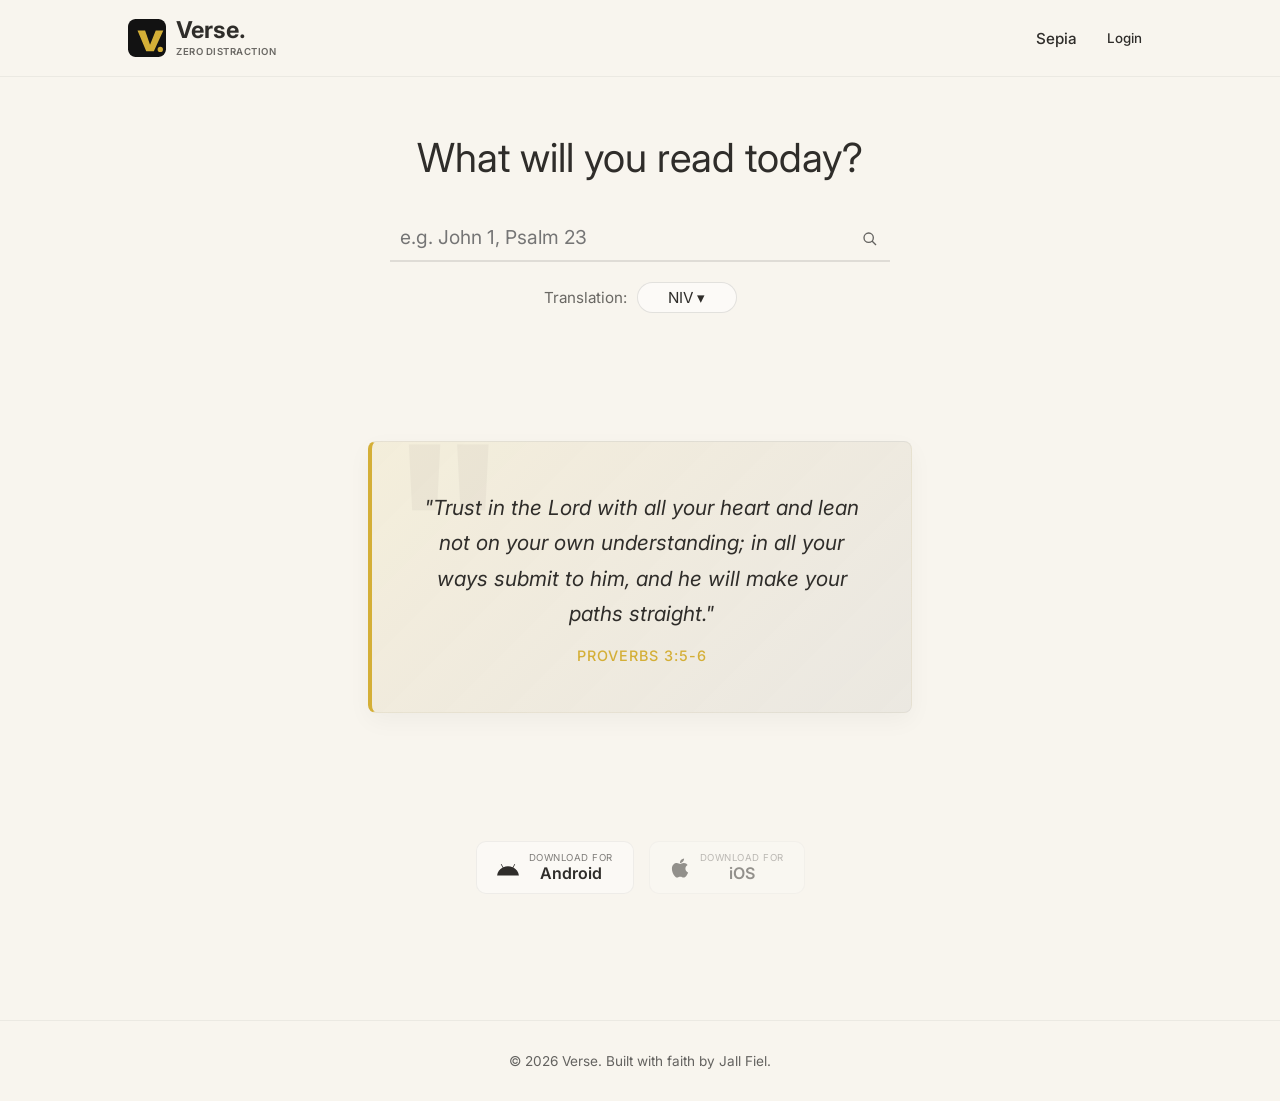
<file: index.html>
<!DOCTYPE html>
<html lang="en">

<head>
    <meta charset="UTF-8">
    <meta name="viewport" content="width=device-width, initial-scale=1.0">
    <title>Verse.</title>
    <link rel="stylesheet" href="style.css">
    <link rel="icon" type="image/svg+xml" href="favicon.svg">
</head>

<body>
    <nav class="navbar">
        <a href="index.html" class="logo" id="logo-link" style="align-items: center;">
            <img src="favicon.svg" alt="Verse." style="height: 38px; border-radius: 6px;">
            <div style="display: flex; flex-direction: column;">
                <span
                    style="font-family: var(--font-reader); font-size: 1.45rem; font-weight: 700; line-height: 1;">Verse.</span>
                <span
                    style="font-family: var(--font-ui); font-size: 0.6rem; opacity: 0.7; text-transform: uppercase; letter-spacing: 0.5px; margin-top: 3px;">Zero
                    distraction</span>
            </div>
        </a>
        <div class="auth-nav" id="auth-nav">
            <!-- VERSION SELECTOR (MODAL TRIGGER) -->
            <div id="reader-version-widget" class="hidden" style="cursor: pointer; padding: 5px 10px; font-family: var(--font-ui); font-size: 0.95rem;">
                <span id="reader-selected">NIV &#9662;</span>
            </div>
            <select id="theme-select" style="margin-right: 15px; padding: 5px;">
                <option value="sepia">Sepia</option>
                <option value="light">Light</option>
                <option value="dark">Dark</option>
            </select>
            <button id="auth-action-btn">Login</button>
        </div>
    </nav>

    <!-- ZEN HOMEPAGE VIEW -->
    <div id="home-view" class="zen-container">
        <div class="search-block">
            <h1 id="home-greeting">What will you read today?</h1>
            <form id="search-form" class="search-input-wrapper">
                <input type="text" id="search-input" placeholder="e.g. John 1, Psalm 23" required>
                <button type="submit">
                    <svg width="16" height="16" viewBox="0 0 24 24" fill="none" stroke="currentColor" stroke-width="2">
                        <path d="M21 21l-6-6m2-5a7 7 0 11-14 0 7 7 0 0114 0z" />
                    </svg>
                </button>
            </form>
            <div style="margin-top: 20px; display: flex; justify-content: center; align-items: center; gap: 10px; margin-bottom: 2rem;">
                <span style="font-family: var(--font-ui); font-size: 0.95rem; opacity: 0.7;">Translation:</span>
                <div id="home-version-widget"
                    style="cursor: pointer; padding: 5px 15px; border: 1px solid var(--input-border); border-radius: 22px; background: var(--input-bg); font-family: var(--font-ui); font-size: 0.95rem;">
                    <span id="home-selected">NIV &#9662;</span>
                </div>
            </div>

            <!-- CONTINUE READING -->
            <div id="continue-reading-container" style="display: none;">
                <a href="#" id="continue-reading-link">
                    Continue Reading <span id="continue-reading-ref"></span>
                </a>
            </div>
        </div>

        <!-- VOTD -->
        <a id="votd-box" href="#" class="votd-section" style="display:block; text-decoration:none; color:inherit;">
            <div class="votd-text" id="votd-text">Loading Daily Verse...</div>
            <div class="votd-ref" id="votd-ref"></div>
        </a>

        <div class="library-section" id="library-section">
            <div id="library-loader" class="loader" style="display:none;">Loading...</div>
            <div class="testament-grid" id="testament-grid"></div>
        </div>

        <!-- APP DOWNLOAD BUTTONS (Desktop Only) -->
        <div class="app-download-row" id="app-downloads">
            <a href="/android/apk/verse.apk" class="download-badge" title="Download for Android">
                <svg width="22" height="22" viewBox="0 0 24 24" fill="currentColor"><path d="M17.523 15.341a.835.835 0 0 0-.843.827c0 .459.378.828.843.828.466 0 .844-.37.844-.828a.834.834 0 0 0-.844-.827m-11.046 0a.835.835 0 0 0-.843.827c0 .459.377.828.843.828.466 0 .844-.37.844-.828a.835.835 0 0 0-.844-.827m11.313-3.787l1.942-3.302a.404.404 0 0 0-.153-.553.42.42 0 0 0-.563.149l-1.967 3.341A12.19 12.19 0 0 0 12 10.12c-1.79 0-3.48.38-5.049 1.069L4.984 7.848a.42.42 0 0 0-.563-.149.404.404 0 0 0-.153.553l1.942 3.302C2.83 13.444.532 16.545.098 20.243h23.804c-.434-3.698-2.732-6.799-6.112-8.689"/></svg>
                <div>
                    <span class="dl-small">Download for</span>
                    <span class="dl-big">Android</span>
                </div>
            </a>
            <a href="/ios/" class="download-badge ios-badge" title="Download for iOS" onclick="event.preventDefault(); alert('iOS app is not built yet. Coming soon!');">
                <svg width="20" height="22" viewBox="0 0 384 512" fill="currentColor"><path d="M318.7 268.7c-.2-36.7 16.4-64.4 50-84.8-18.8-26.9-47.2-41.7-84.7-44.6-35.5-2.8-74.3 20.7-88.5 20.7-15 0-49.4-19.7-76.4-19.7C63.3 141.2 4 184.8 4 273.5c0 26.2 4.8 53.3 14.4 81.2 12.8 36.7 59 126.7 107.2 125.2 25.2-.6 43-17.9 75.8-17.9 31.8 0 48.3 17.9 76.4 17.9 48.6-.7 90.4-82.5 102.6-119.3-65.2-30.7-61.7-90-61.7-91.9zm-56.6-164.2c27.3-32.4 24.8-61.9 24-72.5-24.1 1.4-52 16.4-67.9 34.9-17.5 19.8-27.8 44.3-25.6 71.9 26.1 2 49.9-11.4 69.5-34.3z"/></svg>
                <div>
                    <span class="dl-small">Download for</span>
                    <span class="dl-big">iOS</span>
                </div>
            </a>
        </div>
    </div>

    <!-- KINDLE READER VIEW -->
    <div id="reader-view" class="reader-container" style="display: none;">
        <div class="reader-header" style="margin-bottom: 1rem;">
            <a href="#" class="ctrl-btn reader-back-btn" title="Back to Home"
                style="margin-right: 12px; font-size: 1.4rem; padding: 0 5px; text-decoration: none; display: inline-flex; align-items: center; justify-content: center;">&larr;</a>
            <div class="reader-header-right">
                <div class="reader-controls">
                    <button id="font-dec" class="ctrl-btn" title="Decrease Font">A-</button>
                    <button id="font-inc" class="ctrl-btn" title="Increase Font">A+</button>
                    <button id="present-btn" class="ctrl-btn" title="Launch Presenter">
                        <svg width="18" height="18" viewBox="0 0 24 24" fill="none" stroke="currentColor"
                            stroke-width="2" stroke-linecap="round" stroke-linejoin="round"
                            style="margin-bottom: 2px;">
                            <rect x="2" y="3" width="20" height="14" rx="2" ry="2"></rect>
                            <line x1="8" y1="21" x2="16" y2="21"></line>
                            <line x1="12" y1="17" x2="12" y2="21"></line>
                        </svg>
                    </button>
                    <div class="color-picker-wrapper">
                        <button id="color-picker-btn" class="ctrl-btn" title="Highlighter Color">
                            <svg width="18" height="18" viewBox="0 0 24 24" fill="none" stroke="currentColor"
                                stroke-width="2" stroke-linecap="round" stroke-linejoin="round"
                                style="margin-bottom: 2px;">
                                <path
                                    d="M20.7 7.3l-4-4a2.828 2.828 0 0 0-4 0l-5.7 5.7c-.5.5-.9 1.3-1.1 2.1l-1.4 6.3a1 1 0 0 0 1.2 1.2l6.3-1.4c.8-.2 1.6-.6 2.1-1.1l5.7-5.7a2.828 2.828 0 0 0 0-4Z">
                                </path>
                                <path d="m14 6 4 4"></path>
                            </svg>
                            <div id="color-indicator"
                                style="position:absolute; bottom:4px; left:8px; right:8px; height:3px; border-radius:3px; background: var(--hl-yellow);">
                            </div>
                        </button>
                        <div id="color-picker-dropdown" class="dropdown-pane color-pane">
                            <div class="color-grid">
                                <div class="color-swatch active" data-color="yellow"
                                    style="background: var(--hl-yellow);"></div>
                                <div class="color-swatch" data-color="pink" style="background: var(--hl-pink);"></div>
                                <div class="color-swatch" data-color="green" style="background: var(--hl-green);"></div>
                                <div class="color-swatch" data-color="blue" style="background: var(--hl-blue);"></div>
                                <div class="color-swatch" data-color="purple" style="background: var(--hl-purple);">
                                </div>
                                <div class="color-swatch" data-color="orange" style="background: var(--hl-orange);">
                                </div>
                                <div class="color-swatch" data-color="teal" style="background: var(--hl-teal);"></div>
                                <div class="color-swatch" data-color="red" style="background: var(--hl-red);"></div>
                                <div class="color-swatch" data-color="grey" style="background: var(--hl-grey);"></div>
                                <div class="color-swatch" data-color="coral" style="background: var(--hl-coral);"></div>
                            </div>
                        </div>
                    </div>
                </div>
            </div>
            <div id="reader-title">...</div>
        </div>
        <div id="reader-content"></div>
        <div class="reader-nav">
            <a href="#" id="prev-btn" class="nav-btn">&larr; Previous</a>
            <a href="#" id="next-btn" class="nav-btn">Next &rarr;</a>
        </div>
    </div>

    <!-- AUTH MODAL -->
    <div id="auth-modal" class="modal">
        <div class="modal-content">
            <div class="modal-header">
                <h2 id="modal-title">Login to Verse.</h2>
                <button class="modal-close" onclick="document.getElementById('auth-modal').classList.remove('visible')">&times;</button>
            </div>
            <form id="auth-form">
                <input type="text" id="username" placeholder="Username" required>
                <input type="password" id="password" placeholder="Password" required>
                <button type="submit" id="auth-submit">Login</button>
            </form>
            <div class="switch-auth" id="switch-auth">Need an account? Register</div>
            <div id="auth-error" style="color: red; margin-top: 10px; font-size: 0.9rem; text-align: center;"></div>
        </div>
    </div>

    <!-- LIBRARY MODAL -->
    <div id="library-modal" class="modal">
        <div class="modal-content" style="max-width: 600px; width: 95%;">
            <div class="modal-header">
                <button id="lib-back-btn" class="modal-close" style="display:none; margin:0; font-size:1.8rem;">&larr;</button>
                <h2 id="library-modal-title" style="flex-grow:1; text-align:center;">...</h2>
                <button class="modal-close" id="lib-close-btn">&times;</button>
            </div>

            <div id="modal-books-grid" class="books-grid"
                style="display: none; max-height: 60vh; overflow-y: auto; padding-right: 5px;"></div>
            <div id="modal-chapters-grid" class="chapters-grid" style="display: none;"></div>
        </div>
    </div>

    <!-- PRESENTER SETTINGS MODAL -->
    <div id="presenter-modal" class="modal">
        <div class="modal-content"
            style="max-width: 600px; width: 95%; transition: all 0.3s cubic-bezier(0.25, 0.8, 0.25, 1);">
            <div class="presenter-header-row"
                style="display: flex; justify-content: space-between; align-items: center; margin-bottom: 20px;">
                <div>
                    <h2 style="margin: 0; font-family: var(--font-reader); font-size: 1.5rem;">Projector Settings</h2>
                    <span class="min-hint"
                        style="display:none; font-size:0.7rem; color:var(--accent); font-family:var(--font-ui); text-transform:uppercase; letter-spacing:1px;">Click
                        to Expand</span>
                </div>
                <div style="display:flex; gap:5px;">
                    <button id="min-presenter" class="ctrl-btn" style="color: var(--text-color); padding: 5px 10px;"
                        title="Minimize to Corner">&#x2199;</button>
                    <button id="close-presenter" class="ctrl-btn" style="color: var(--accent); padding: 5px 10px;"
                        title="Close Output">&#10005;</button>
                </div>
            </div>

            <div class="hide-when-min" style="margin-bottom: 20px;">
                <label
                    style="font-family: var(--font-ui); font-size: 0.9rem; opacity: 0.8; display: block; margin-bottom: 10px;">Projector
                    Text Size: <span id="p-size-val">4.5</span>rem</label>
                <input type="range" id="p-font-slider" min="2" max="15" step="0.1" value="4.5" style="width: 100%;">
            </div>

            <div class="hide-when-min" style="margin-bottom: 20px;">
                <label
                    style="font-family: var(--font-ui); font-size: 0.9rem; opacity: 0.8; display: block; margin-bottom: 10px;">Target
                    Presenter Display <span style="font-size: 0.75rem; opacity: 0.6;">(Permissions
                        Required)</span></label>
                <div style="display: flex; gap: 10px;">
                    <select id="p-display-select"
                        style="flex: 1; padding: 10px; background: var(--bg-color); color: var(--text-color); border: 1px solid var(--border-color); border-radius: 8px; font-family: var(--font-ui); cursor: pointer; outline: none;">
                        <option value="auto">Default (Standard Popup)</option>
                    </select>
                    <button id="p-detect-displays" class="ctrl-btn"
                        style="padding: 10px; border: 1px solid var(--border-color); background: var(--bg-color); color: var(--text-color); border-radius: 8px; cursor: pointer;"
                        title="Detect Monitors">
                        <svg width="20" height="20" viewBox="0 0 24 24" fill="none" stroke="currentColor"
                            stroke-width="2" stroke-linecap="round" stroke-linejoin="round">
                            <rect x="2" y="3" width="20" height="14" rx="2" ry="2"></rect>
                            <line x1="8" y1="21" x2="16" y2="21"></line>
                            <line x1="12" y1="17" x2="12" y2="21"></line>
                        </svg>
                    </button>
                </div>
            </div>

            <div class="hide-when-min" style="margin-bottom: 20px;">
                <label
                    style="font-family: var(--font-ui); font-size: 0.9rem; opacity: 0.8; display: block; margin-bottom: 10px;">Remote
                    Window Scroll <span style="font-size: 0.75rem; opacity: 0.6;">(Fine-Tune Hardware)</span></label>
                <input type="range" id="p-scroll-slider" min="0" max="100" step="0.1" value="0" style="width: 100%;">
            </div>

            <div class="hide-when-min" style="margin-bottom: 20px;">
                <label
                    style="font-family: var(--font-ui); font-size: 0.9rem; opacity: 0.8; display: block; margin-bottom: 10px;">Live
                    Viewport Control <span style="font-size: 0.75rem; opacity: 0.6;">(Scroll inside to sync
                        projector)</span></label>
                <div
                    style="border: 1px solid var(--border-color); border-radius: 8px; overflow: hidden; height: 260px; position: relative;">
                    <iframe id="p-preview-frame" src="present.html?preview=true"
                        style="width: 100%; height: 100%; border: none;"></iframe>
                </div>
            </div>

            <button id="launch-projector-btn" class="hide-when-min"
                style="width: 100%; padding: 12px; background: var(--accent); color: #fff; border: none; border-radius: 8px; font-weight: bold; cursor: pointer; font-size: 1.1rem;">
                Launch Projector Window
            </button>
        </div>
    </div>

    <footer class="app-footer">
        &copy; 2026 Verse. Built with faith by Jall Fiel.
    </footer>

    <!-- BIBLE VERSION MODAL -->
    <div id="version-modal" class="modal">
        <div class="modal-content" style="max-width: 500px; height: 85vh; display: flex; flex-direction: column;">
            <div class="modal-header">
                <h2>Select Bible Version</h2>
                <button class="modal-close" id="version-close-btn">&times;</button>
            </div>
            <div style="padding: 10px 0;">
                <input type="text" placeholder="Search versions..." id="version-modal-search">
            </div>
            <ul id="version-modal-list" style="list-style: none; padding: 0; margin: 0; overflow-y: auto; flex: 1;">
                <!-- Populated by JS -->
            </ul>
        </div>
    </div>

    <script src="app.js"></script>
	<script>
// ---- VOTD VERSION FIX v2 ----
(function() {
  document.addEventListener('DOMContentLoaded', () => {

    // ── CASE 1: LOGGED-IN USER ──
    // app.js's checkAuth() updates currentVersion from the server but never
    // re-calls loadVOTD(). We patch fetch() to detect when auth resolves
    // with a version different from what VOTD already loaded with.

    const _nativeFetch = window.fetch.bind(window);
    let votdLoadedWithVersion = null;

    // Track what version VOTD was first loaded with
    const _origFetch = window.fetch;
    window.fetch = function(url, opts) {
      const result = _nativeFetch(url, opts);
      const urlStr = typeof url === 'string' ? url : url?.url || '';

      // When votd.php is called, record the version it was called with
      if (urlStr.includes('votd.php')) {
        const match = urlStr.match(/version=([^&]+)/);
        if (match) votdLoadedWithVersion = decodeURIComponent(match[1]);
      }

      // When auth.php?action=me resolves, check if version differs
      if (urlStr.includes('auth.php') && urlStr.includes('action=me')) {
        result.then(res => res.clone().json()).then(data => {
          if (data.authenticated && data.default_version &&
              data.default_version !== votdLoadedWithVersion) {
            // Auth returned a different version — reload VOTD with it
            reloadVOTD(data.default_version);
          }
        }).catch(() => {});
      }

      return result;
    };

    // ── CASE 2: VERSION CHANGE ──
    // app.js already calls loadVOTD() on version change, so we don't need to.
    // But we track it so votdLoadedWithVersion stays current.
    // (covered by the fetch patch above - votd.php calls update the tracker)

    function reloadVOTD(version) {
      const votdText = document.getElementById('votd-text');
      const votdRef  = document.getElementById('votd-ref');
      const votdBox  = document.getElementById('votd-box');
      if (!votdText || !votdRef || !votdBox || !version) return;

      _nativeFetch('votd.php?version=' + encodeURIComponent(version))
        .then(r => r.json())
        .then(data => {
          if (data.error) return;
          votdText.textContent = data.text;
          votdRef.textContent  = data.ref;
          votdBox.href = '#read=' + encodeURIComponent(data.search || data.ref) + '&v=' + version;
          votdLoadedWithVersion = version;
        })
        .catch(() => {});
    }

  });
})();
	</script>
	<script>
// ---- BLACKOUT FEATURE v3 ----
(function initBlackout() {
  document.addEventListener('DOMContentLoaded', () => {

    let blackoutEnabled = true;
    let projectorWin = null;

    // ── PATCH window.open to capture the projector popup reference ──
    // app.js calls window.open('present.html', '_blank', ...) — we intercept it here.
    const _nativeOpen = window.open.bind(window);
    window.open = function(url, target, features) {
      const win = _nativeOpen(url, target, features);
      // Only track present.html popups that are NOT the preview iframe
      if (url && url.includes('present.html') && (!url.includes('preview=true'))) {
        projectorWin = win;
        // Inject overlay into popup as soon as it finishes loading
        if (win) {
          const pollReady = setInterval(() => {
            try {
              if (win.closed) { clearInterval(pollReady); return; }
              const doc = win.document;
              if (doc && doc.readyState === 'complete' && doc.body) {
                clearInterval(pollReady);
                injectAndApply(doc, blackoutEnabled);
              }
            } catch(e) { /* cross-origin guard, won't happen on localhost */ }
          }, 100);
        }
      }
      return win;
    };

    // ── INJECT overlay div + message listener into a document ──
    function injectAndApply(doc, enabled) {
      if (!doc || !doc.body) return;

      // Create overlay if not already there
      if (!doc.getElementById('blackout-overlay')) {
        const overlay = doc.createElement('div');
        overlay.id = 'blackout-overlay';
        overlay.style.cssText = [
          'position:fixed', 'inset:0', 'background:#000',
          'z-index:99999', 'pointer-events:none',
          'transition:opacity 0.35s ease',
          'opacity:1', 'display:block'
        ].join(';');
        doc.body.appendChild(overlay);
      }

      // Inject a script that listens to localStorage changes for ob_blackout
      if (!doc.getElementById('blackout-ls-listener')) {
        const s = doc.createElement('script');
        s.id = 'blackout-ls-listener';
        s.textContent = `
          (function() {
            function applyBlackout(val) {
              var o = document.getElementById('blackout-overlay');
              if (!o) return;
              if (val === '1') {
                o.style.display = 'block';
                o.offsetHeight; // force reflow
                o.style.opacity = '1';
              } else {
                o.style.opacity = '0';
                setTimeout(function() {
                  if (o.style.opacity === '0') o.style.display = 'none';
                }, 380);
              }
            }
            // React to real-time toggles
            window.addEventListener('storage', function(e) {
              if (e.key === 'ob_blackout') applyBlackout(e.newValue);
            });
            // Also react to postMessage (fallback)
            window.addEventListener('message', function(e) {
              if (e.data && e.data.type === 'setBlackout') {
                applyBlackout(e.data.enabled ? '1' : '0');
              }
            });
          })();
        `;
        doc.body.appendChild(s);
      }

      // Apply current state immediately
      applyToDoc(doc, enabled);
    }

    // ── Apply blackout state to an already-injected doc ──
    function applyToDoc(doc, enabled) {
      const overlay = doc.getElementById('blackout-overlay');
      if (!overlay) return;
      if (enabled) {
        overlay.style.display = 'block';
        overlay.offsetHeight;
        overlay.style.opacity = '1';
      } else {
        overlay.style.opacity = '0';
        setTimeout(() => {
          if (overlay.style.opacity === '0') overlay.style.display = 'none';
        }, 380);
      }
    }

    // ── Broadcast toggle to popup only (NOT the iframe/viewport) ──
    function broadcast(enabled) {
      localStorage.setItem('ob_blackout', enabled ? '1' : '0');

      if (projectorWin && !projectorWin.closed) {
        try {
          // Direct DOM if same-origin
          applyToDoc(projectorWin.document, enabled);
        } catch(e) {}
        // postMessage as fallback
        projectorWin.postMessage({ type: 'setBlackout', enabled }, '*');
      }
    }

    // ── INSERT THE UI ROW ──
    function insertBlackoutRow() {
      const modalContent = document.querySelector('#presenter-modal .modal-content');
      if (!modalContent || document.getElementById('blackout-row')) return false;
      const displayRow = modalContent.children[2];
      if (!displayRow) return false;

      const row = document.createElement('div');
      row.id = 'blackout-row';
      row.className = 'hide-when-min';
      row.style.cssText = 'display:flex; align-items:center; justify-content:space-between; margin-bottom:20px;';
      row.innerHTML = `
        <label style="font-family:var(--font-ui); font-size:0.9rem; opacity:0.8; display:block; margin-bottom:10px;">
          Blackout <span style="font-size: 0.75rem; opacity: 0.6;">(Hide content on projector)</span>
        </label>
        <button id="blackout-toggle-btn"
          style="background:#111; color:#fff; border:2px solid #555; border-radius:8px;
                 width:42px; height:44px; cursor:pointer; font-size:18px;
                 display:flex; align-items:center; justify-content:center;
                 transition:background 0.2s, border-color 0.2s, box-shadow 0.2s;
                 box-shadow:0 0 0 3px rgba(186,168,126,0.6);">
          ⬛
        </button>
      `;
      displayRow.insertAdjacentElement('afterend', row);

      const btn = document.getElementById('blackout-toggle-btn');

      function refreshBtn() {
        if (blackoutEnabled) {
          btn.innerHTML = '⬛';
          btn.title = 'Blackout ON — click to show content on projector';
          btn.style.background = '#111';
          btn.style.borderColor = '#555';
          btn.style.boxShadow = '0 0 0 3px rgba(186,168,126,0.6)';
          btn.style.color = '#fff';
        } else {
          btn.innerHTML = '🖥️';
          btn.title = 'Blackout OFF — projector is showing content';
          btn.style.background = 'rgba(186,168,126,0.15)';
          btn.style.borderColor = 'rgba(186,168,126,0.8)';
          btn.style.boxShadow = 'none';
          btn.style.color = '#baa87e';
        }
      }

      btn.addEventListener('click', () => {
        blackoutEnabled = !blackoutEnabled;
        refreshBtn();
        broadcast(blackoutEnabled);
      });

      refreshBtn();
      // Set initial storage state
      localStorage.setItem('ob_blackout', '1');
      return true;
    }

    const insertTimer = setInterval(() => {
      if (insertBlackoutRow()) clearInterval(insertTimer);
    }, 100);

  });
})();
	</script>
</body>

</html>
<!-- Refresh commit: 20260330-1928 -->
</file>
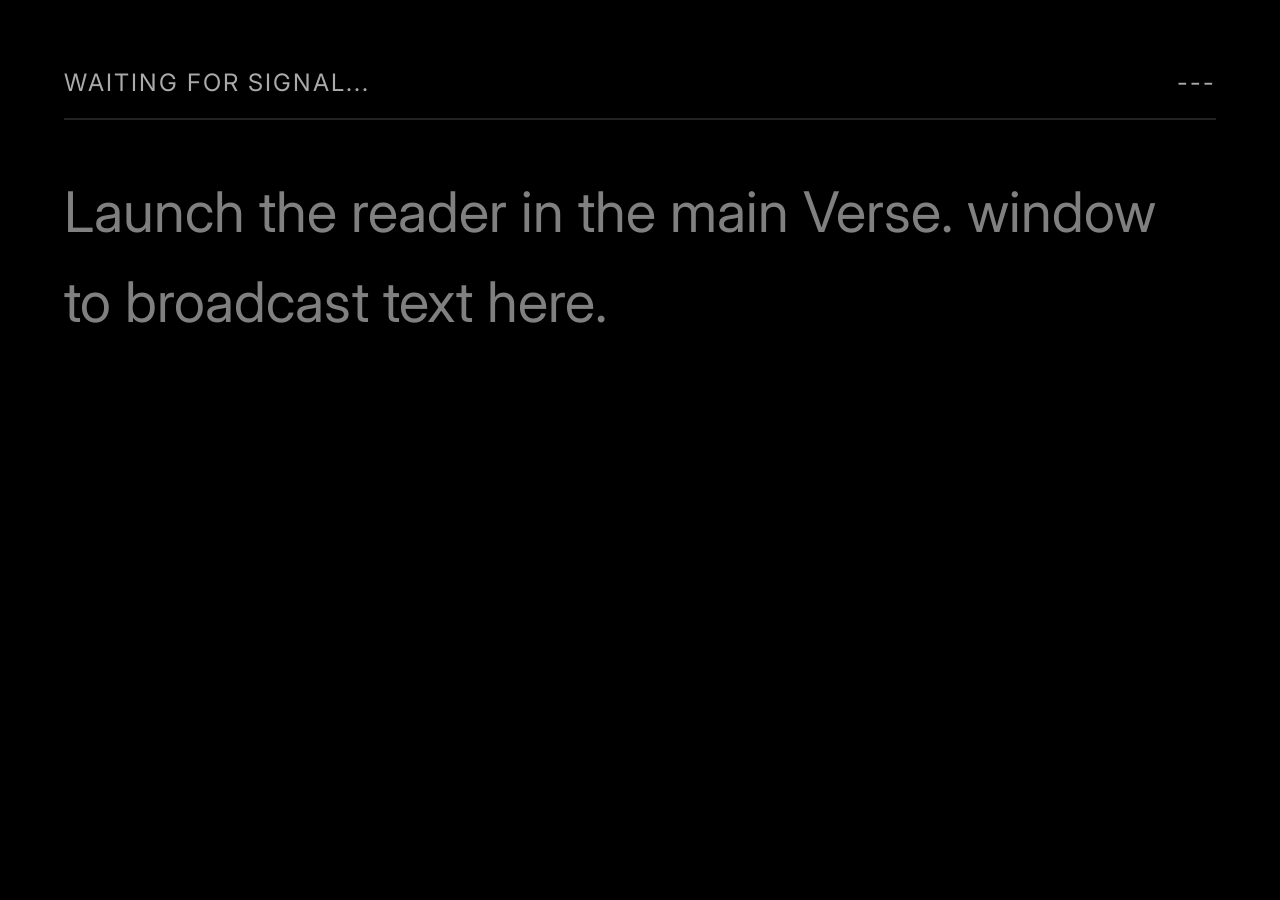
<file: present.html>
<!DOCTYPE html>
<html lang="en">
<head>
    <meta charset="UTF-8">
    <meta name="viewport" content="width=device-width, initial-scale=1.0">
    <title>Verse. Presenter</title>
    <link href="https://fonts.googleapis.com/css2?family=Literata:ital,opsz,wght@0,7..72,400;0,7..72,500;0,7..72,700;1,7..72,400&family=Inter:wght@400;500;600&display=swap" rel="stylesheet">
    <style>
        :root {
            --bg-color: #000000;
            --text-color: #ffffff;
            --muted-text: #aaaaaa;
            --font-reader: 'Inter', system-ui, -apple-system, BlinkMacSystemFont, "Segoe UI", Roboto, Helvetica, Arial, sans-serif;
            --font-ui: 'Inter', sans-serif;
            --accent: #D4AF37;
        }
        body, html {
            margin: 0;
            padding: 0;
            background-color: var(--bg-color);
            color: var(--text-color);
            font-family: var(--font-reader);
            height: auto;
            overflow-y: auto; /* Required for Javascript `.scrollTo` telemetry to function! */
            -ms-overflow-style: none;  /* IE and Edge */
            scrollbar-width: none;  /* Firefox */
        }
        /* Hidden WebKit Scrollbar keeps the F11 projector aesthetic strictly perfectly clean */
        body::-webkit-scrollbar, html::-webkit-scrollbar {
            display: none;
        }
        .presenter-container {
            max-width: 100rem; /* Scalable 1600px wrapper */
            margin: 0 auto;
            padding: 4rem 5% 40vh; /* Padded bottom so we can always scroll the last line to mid-screen */
            font-size: 3.5rem;
            line-height: 1.6;
        }
        .presenter-header {
            font-family: var(--font-ui);
            text-transform: uppercase;
            letter-spacing: 2px;
            font-size: 1.5rem;
            color: var(--muted-text);
            margin-bottom: 3rem;
            border-bottom: 0.125rem solid #222; /* 2px */
            padding-bottom: 1rem;
            display: flex;
            justify-content: space-between;
        }
        
        /* Typography overrides for massive projector display */
        .verse-num {
            font-family: var(--font-ui);
            font-size: 0.55em;
            vertical-align: super;
            color: var(--accent);
            margin-right: 12px;
            font-weight: 500;
        }
        .text {
            color: var(--text-color);
        }
        .heading {
            font-weight: bold;
            margin-top: 3rem;
            margin-bottom: 1.5rem;
            color: var(--accent);
            font-size: 1.3em;
            line-height: 1.1;
        }
        
        /* Highlights sync from user */
        .hl-yellow { background-color: rgba(246, 224, 94, 0.4); }
        .hl-pink { background-color: rgba(246, 135, 179, 0.4); }
        .hl-green { background-color: rgba(104, 211, 145, 0.4); }
        .hl-blue { background-color: rgba(99, 179, 237, 0.4); }
        .hl-purple { background-color: rgba(183, 148, 244, 0.4); }
        .hl-orange { background-color: rgba(246, 173, 85, 0.4); }
        .hl-teal { background-color: rgba(79, 209, 197, 0.4); }
        .hl-red { background-color: rgba(252, 129, 129, 0.4); }
        .hl-grey { background-color: rgba(160, 174, 192, 0.4); }

        /* Hidden BibleGateway UI clutter */
        sup.crossreference, .footnotes, .crossrefs, .chapternum, .publisher-info-bottom { display: none !important; }

        /* Fullscreen Overlay Gate */
        #fs-overlay {
            position: fixed; top: 0; left: 0; width: 100%; height: 100%; 
            background: var(--bg-color); z-index: 9999; 
            display: flex; align-items: center; justify-content: center;
            cursor: pointer;
        }
        #fs-text {
            color: var(--accent); font-family: var(--font-ui); font-size: 2rem; 
            border: 1px solid var(--accent); padding: 2rem 4rem; border-radius: 12px;
            text-transform: uppercase; letter-spacing: 2px;
        }
    </style>
</head>
<body>

    <div id="fs-overlay">
        <div id="fs-text" style="text-align: center;">Click or Press Any Key<br><span style="font-size: 1rem; opacity: 0.8; text-transform: none;">to Start Projector Fullscreen</span></div>
    </div>

    <div class="presenter-container">
        <div class="presenter-header">
            <span id="p-title">Waiting for signal...</span>
            <span id="p-version">---</span>
        </div>
        <div id="p-content" style="opacity: 0.5;">Launch the reader in the main Verse. window to broadcast text here.</div>
    </div>

    <script>
        function attemptFullscreen(e) {
            const overlay = document.getElementById('fs-overlay');
            if (overlay) overlay.style.display = 'none';
            if (document.documentElement.requestFullscreen && (!e || e.isTrusted !== false)) {
                document.documentElement.requestFullscreen().catch(() => {
                    if (overlay) overlay.style.display = 'flex'; // Fail safe block
                });
            }
        }

        document.getElementById('fs-overlay').addEventListener('click', attemptFullscreen);
        window.addEventListener('keydown', attemptFullscreen);

        // Attempt synthetic auto-click (Warning: Browsers drop Transient Activation flags on JS-simulated clicks for security APIs like Fullscreen)
        setTimeout(() => {
            const overlay = document.getElementById('fs-overlay');
            if (overlay && overlay.style.display !== 'none') overlay.click();
        }, 300);

        function updateScreen(data) {
            document.getElementById('p-title').textContent = data.title;
            document.getElementById('p-version').textContent = data.version;
            document.getElementById('p-content').style.opacity = '1';
            document.getElementById('p-content').innerHTML = data.html;
            applyScroll(0);
        }

        function applyFontSize(size) {
            document.querySelector('.presenter-container').style.fontSize = size + 'rem';
        }

        function applyScroll(pct) {
            // Absolute height minus viewport height equals mathematically strict theoretical max-bottom
            const maxScroll = document.body.scrollHeight - window.innerHeight;
            if (maxScroll > 0) {
                window.scrollTo({
                    top: maxScroll * (pct / 100),
                    behavior: 'auto'
                });
            }
        }

        // Advanced boot initialization fallback loop against Chromium IPC read lag
        function attemptBoot() {
            const initial = localStorage.getItem('ob_presenter_data');
            if (initial) {
                try { 
                    updateScreen(JSON.parse(initial)); 
                    return true; 
                } catch(e) {}
            }
            return false;
        }

        if (!attemptBoot()) {
            setTimeout(attemptBoot, 50);
            setTimeout(attemptBoot, 200);
            setTimeout(() => {
                if (!attemptBoot() && window.opener) {
                    window.opener.postMessage({type: 'requestPresenterData'}, '*');
                }
            }, 500);
        }

        const storedSize = localStorage.getItem('ob_presenter_fontsize');
        if (storedSize) applyFontSize(storedSize);

        const urlParams = new URLSearchParams(window.location.search);
        if (urlParams.get('preview') === 'true') {
            document.getElementById('fs-overlay').style.display = 'none'; // Auto-bypass for live preview

            // Allow this frame to scroll natively on Chromium and broadcast it live!
            document.documentElement.style.overflowY = 'auto';
            document.body.style.overflowY = 'auto';
            
            // Pure relative geometric scaling algorithm:
            // Overriding the root html font-size scales all REM constraints uniformly!
            // 4px is exactly 25% of standard 16px. All padding, widths, and fonts natively emulate an exact 16:9 400% zoom with mathematically perfect word-wrap reflowing!
            document.documentElement.style.fontSize = '4px';
            
            // Broadcast live native touch/mouse scrolling directly into persistent memory
            window.addEventListener('scroll', () => {
                const maxScroll = document.documentElement.scrollHeight - window.innerHeight;
                if (maxScroll > 0) {
                    const pct = (window.scrollY / maxScroll) * 100;
                    localStorage.setItem('ob_presenter_scroll', pct);
                }
            });
        }

        window.addEventListener('message', (e) => {
            if (e.data && e.data.type === 'closeProjector') {
                if (document.fullscreenElement) {
                    document.exitFullscreen().then(() => window.close()).catch(() => window.close());
                } else {
                    window.close();
                }
            }
            if (e.data && e.data.type === 'setFontSize') {
                applyFontSize(e.data.size);
            }
            if (e.data && e.data.type === 'setPresenterData') {
                updateScreen(e.data.payload);
            }
            if (e.data && e.data.type === 'setScroll') {
                applyScroll(e.data.pct);
            }
        });

        // Listen for live updates from the main tab
        window.addEventListener('storage', (e) => {
            if (e.key === 'ob_presenter_data') {
                try {
                    const data = JSON.parse(e.newValue);
                    updateScreen(data);
                } catch(err){}
            }
            if (e.key === 'ob_presenter_fontsize') {
                applyFontSize(e.newValue);
            }
            if (e.key === 'ob_presenter_scroll') {
                applyScroll(e.newValue);
            }
        });

        // Unobtrusive Fullscreen Fallback: Clicking anywhere on the F11 output immediately maximizes it natively
        // Useful if the active Chromium build strictly prohibits automated true-fullscreen overrides globally
        document.body.addEventListener('dblclick', () => {
            if (!document.fullscreenElement && document.documentElement.requestFullscreen) {
                document.documentElement.requestFullscreen();
            }
        });
    </script>
</body>
</html>

<!-- Refresh commit: 20260330-1928 -->
</file>
<file: style.css>
@import url('https://fonts.googleapis.com/css2?family=Literata:ital,opsz,wght@0,7..72,200..900;1,7..72,200..900&family=Inter:wght@300;400;500;600&display=swap');

:root {
    --bg-color: #F8F5EE;
    --text-color: #2F2D2A;
    --accent: #D4AF37;
    --font-ui: 'Inter', sans-serif;
    --font-reader: 'Inter', system-ui, -apple-system, BlinkMacSystemFont, "Segoe UI", Roboto, Helvetica, Arial, sans-serif;
    --line-height: 1.7;
    --text-size: clamp(0.95rem, 1.5vw + 0.95rem, 1.25rem);

    /* Theme generic variables */
    --border-color: rgba(0, 0, 0, 0.05);
    --input-bg: rgba(255, 255, 255, 0.5);
    --input-border: rgba(0, 0, 0, 0.1);
    --votd-bg: linear-gradient(135deg, rgba(212, 175, 55, 0.1), rgba(0, 0, 0, 0.05));
    --muted-text: rgba(0, 0, 0, 0.6);
    --card-bg: rgba(255, 255, 255, 0.4);
    --card-border: rgba(0, 0, 0, 0.05);
    --modal-border: transparent;

    /* HIGHLIGHT PALETTES */
    --hl-yellow: rgba(255, 224, 102, 0.4);
    --hl-pink: rgba(255, 179, 186, 0.4);
    --hl-green: rgba(181, 234, 215, 0.4);
    --hl-blue: rgba(162, 200, 243, 0.4);
    --hl-purple: rgba(213, 170, 255, 0.4);
    --hl-orange: rgba(255, 223, 186, 0.4);
    --hl-teal: rgba(160, 232, 175, 0.4);
    --hl-red: rgba(255, 154, 162, 0.4);
    --hl-grey: rgba(150, 150, 150, 0.3);
    --hl-coral: rgba(255, 204, 182, 0.4);
}

:root.theme-light {
    --bg-color: #FFFFFF;
    --text-color: #111111;
    --accent: #C5A031;
}

:root.theme-dark {
    --bg-color: #121212;
    --text-color: #E0E0E0;
    --accent: #D4AF37;
    --border-color: rgba(255, 255, 255, 0.05);
    --input-bg: rgba(255, 255, 255, 0.05);
    --input-border: rgba(255, 255, 255, 0.1);
    --votd-bg: linear-gradient(135deg, rgba(212, 175, 55, 0.15), rgba(255, 255, 255, 0.02));
    --muted-text: rgba(255, 255, 255, 0.6);
    --card-bg: rgba(255, 255, 255, 0.03);
    --card-border: rgba(255, 255, 255, 0.05);
    --modal-border: rgba(255, 255, 255, 0.1);

    /* HIGHLIGHT PALETTES (DARK MODE DAMPENING) */
    --hl-yellow: rgba(255, 224, 102, 0.25);
    --hl-pink: rgba(255, 179, 186, 0.25);
    --hl-green: rgba(181, 234, 215, 0.25);
    --hl-blue: rgba(162, 200, 243, 0.25);
    --hl-purple: rgba(213, 170, 255, 0.25);
    --hl-orange: rgba(255, 223, 186, 0.25);
    --hl-teal: rgba(160, 232, 175, 0.25);
    --hl-red: rgba(255, 154, 162, 0.25);
    --hl-grey: rgba(150, 150, 150, 0.2);
    --hl-coral: rgba(255, 204, 182, 0.25);
}

:root.theme-sepia {
    --bg-color: #F8F5EE;
    --text-color: #2F2D2A;
}

* {
    box-sizing: border-box;
    margin: 0;
    padding: 0;
}

body {
    background-color: var(--bg-color);
    color: var(--text-color);
    font-family: var(--font-ui);
    -webkit-font-smoothing: antialiased;
    transition: background-color 0.3s, color 0.3s;
}

/* Touch targets */
button,
input,
select,
a.nav-btn {
    min-height: 44px;
    font-family: var(--font-ui);
    color: var(--text-color);
}

/* ---- NAVBAR ---- */
.navbar {
    display: flex;
    justify-content: space-between;
    align-items: center;
    padding: 1rem 10%;
    border-bottom: 1px solid var(--border-color);
}

.logo {
    display: flex;
    align-items: center;
    gap: 10px;
    font-weight: 600;
    font-size: 1.2rem;
    color: var(--text-color);
    text-decoration: none;
}

.logo img {
    height: 32px;
}

.auth-nav {
    display: flex;
    align-items: center;
}

.auth-nav select option {
    background: var(--bg-color);
    color: var(--text-color);
}

.auth-nav button {
    background: transparent;
    border: none;
    color: var(--text-color);
    cursor: pointer;
    font-weight: 500;
    padding: 0 10px;
}

/* ---- HOMEPAGE ---- */
.zen-container {
    max-width: 800px;
    margin: 0 auto;
    padding: 2.5rem 10% 2rem;
    text-align: center;
}

.search-block {
    text-align: center;
    padding: 1rem 0 2rem;
    margin-bottom: 4rem;
}

.search-block h1 {
    font-family: var(--font-reader);
    font-weight: 400;
    font-size: 2.5rem;
    margin-bottom: 2rem;
    color: var(--text-color);
}

.search-input-wrapper {
    position: relative;
    max-width: 500px;
    margin: 0 auto;
}

.search-input-wrapper input {
    width: 100%;
    padding: 0 50px 0 10px;
    border-radius: 0;
    border: none;
    border-bottom: 2px solid var(--input-border);
    font-size: 1.2rem;
    height: 48px;
    background: transparent;
    transition: all 0.3s;
    color: var(--text-color);
}

.search-input-wrapper input:focus {
    outline: none;
    border-color: var(--accent);
}

.search-input-wrapper select {
    position: absolute;
    right: 50px;
    top: 0;
    height: 100%;
    border: none;
    background: transparent;
    padding: 0 10px;
    color: var(--text-color);
    appearance: none;
    cursor: pointer;
}

.search-input-wrapper select option {
    background: var(--bg-color);
    color: var(--text-color);
}

.search-input-wrapper button {
    position: absolute;
    right: 0;
    top: 4px;
    height: 40px;
    width: 40px;
    border-radius: 4px;
    border: none;
    background: transparent;
    color: var(--muted-text);
    cursor: pointer;
    transition: color 0.2s;
}

.search-input-wrapper button:hover {
    color: var(--accent);
}

.votd-section {
    /* Renamed from .votd */
    background: var(--votd-bg);
    border: 1px solid var(--border-color);
    border-left: 4px solid var(--accent);
    padding: 3rem 2.5rem;
    border-radius: 8px;
    /* Squared off */
    margin-bottom: 4rem;
    position: relative;
    overflow: hidden;
    transition: transform 0.3s ease, box-shadow 0.3s ease, border-color 0.3s;
    box-shadow: 0 8px 24px rgba(0, 0, 0, 0.04);
}

.votd-section:hover {
    transform: translateY(-3px);
    box-shadow: 0 12px 32px rgba(0, 0, 0, 0.08);
    border-color: var(--accent);
}

.votd-section::before {
    content: '"';
    position: absolute;
    top: -30px;
    left: 20px;
    font-family: var(--font-reader);
    font-size: 15rem;
    font-weight: bold;
    color: var(--text-color);
    opacity: 0.04;
    line-height: 1;
    z-index: 0;
    pointer-events: none;
}

.votd-text {
    position: relative;
    z-index: 1;
    font-family: var(--font-reader);
    font-size: 1.3rem;
    font-style: italic;
    margin-bottom: 1rem;
    line-height: var(--line-height);
}

.votd-ref {
    position: relative;
    z-index: 1;
    font-weight: 500;
    color: var(--accent);
    letter-spacing: 1px;
    text-transform: uppercase;
    font-size: 0.9rem;
}

.library-section {
    text-align: left;
    margin-bottom: 4rem;
}

.library-section h3 {
    font-weight: 500;
    margin-bottom: 1.5rem;
    color: var(--muted-text);
}

.testament-grid {
    display: grid;
    grid-template-columns: repeat(auto-fit, minmax(200px, 1fr));
    gap: 15px;
    max-width: 500px;
    margin: 0 auto;
}

.testament-btn {
    background: var(--card-bg);
    border: 1px solid var(--border-color);
    padding: 15px 20px;
    border-radius: 8px;
    text-align: center;
    cursor: pointer;
    font-family: var(--font-reader);
    font-size: 1.2rem;
    color: var(--text-color);
    transition: transform 0.2s, color 0.2s, background 0.2s, border-color 0.2s;
    white-space: nowrap;
    display: flex;
    align-items: center;
    justify-content: center;
    min-height: 60px;
}

.testament-btn:hover {
    transform: translateY(-2px);
    color: var(--accent);
}

.books-grid {
    display: grid;
    grid-template-columns: repeat(auto-fill, minmax(140px, 1fr));
    gap: 10px;
}

.book-btn {
    background: var(--card-bg);
    border: 1px solid var(--card-border);
    padding: 12px;
    border-radius: 8px;
    text-align: center;
    cursor: pointer;
    font-family: var(--font-ui);
    color: var(--text-color);
    font-weight: 500;
    transition: transform 0.2s, background 0.2s;
}

.book-btn:hover {
    background: var(--accent);
    color: #fff;
    border-color: var(--accent);
    transform: translateY(-2px);
}

.chapters-grid {
    display: grid;
    grid-template-columns: repeat(auto-fill, minmax(45px, 1fr));
    gap: 8px;
    max-height: 50vh;
    overflow-y: auto;
    padding-right: 5px;
}

.chapter-btn {
    text-decoration: none;
    color: var(--text-color);
    padding: 10px 0;
    text-align: center;
    border-radius: 4px;
    background: var(--input-bg);
    font-weight: 500;
    border: 1px solid var(--input-border);
    transition: all 0.2s;
}

.chapter-btn:hover {
    background: var(--accent);
    color: #fff;
    border-color: var(--accent);
}

/* ---- VOTD & LIBRARY ---- */
.votd-section,
.library-section {
    margin-top: 3rem;
}

.votd-section h3,
.library-section h3 {
    font-weight: 500;
    margin-bottom: 1.5rem;
    color: var(--muted-text);
}

/* ---- KINDLE READER VIEW ---- */
.reader-container {
    max-width: 900px;
    margin: 0 auto;
    padding: 2rem 10% 5rem;
    font-family: var(--font-reader);
    font-size: var(--text-size);
    line-height: var(--line-height);
    text-align: justify;
    hyphens: auto;
    -webkit-hyphens: auto;
    -ms-hyphens: auto;
}

.reader-header {
    display: flex;
    align-items: center;
    justify-content: space-between;
    margin-bottom: 1rem;
    font-family: var(--font-ui);
    font-size: 0.9rem;
    color: var(--muted-text);
}

.reader-back-btn,
.reader-header-spacer {
    flex: 0 0 44px;
}

.reader-header-right {
    display: flex;
    align-items: center;
    justify-content: center;
    flex: 1;
    gap: 15px;
}

#reader-title {
    font-family: var(--font-ui);
    font-size: 0.9rem;
    color: var(--muted-text);
    margin: 0;
    text-align: right;
    flex: 0 0 auto;
    /* Removed overflow hidden and ellipsis */
}

@media (max-width: 600px) {
    #reader-title {
        font-size: 0.8rem;
        flex: 0 0 70px;
    }

    .reader-header-right {
        gap: 8px;
    }

    .reader-controls {
        gap: 5px;
    }
}

.reader-header select {
    border: 1px solid var(--input-border);
    border-radius: 4px;
    padding: 5px 10px;
    background: transparent;
    color: var(--text-color);
}

.reader-header select option {
    background: var(--bg-color);
    color: var(--text-color);
}

/* BibleGateway Overrides */
.passage-text {
    min-height: 50vh;
}

.chapternum {
    font-size: 2em;
    font-weight: bold;
    float: left;
    line-height: 1;
    margin-right: 8px;
    margin-top: 4px;
    color: var(--accent);
}

.versenum {
    font-size: 0.6em;
    vertical-align: super;
    font-family: var(--font-ui);
    font-weight: 600;
    margin-right: 4px;
    color: var(--accent);
    opacity: 0.8;
}

.text {
    cursor: pointer;
    transition: background 0.2s;
    border-radius: 2px;
}

.text:hover {
    background: rgba(212, 175, 55, 0.1);
}

.text.hl-yellow {
    background: var(--hl-yellow);
}

.text.hl-pink {
    background: var(--hl-pink);
}

.text.hl-green {
    background: var(--hl-green);
}

.text.hl-blue {
    background: var(--hl-blue);
}

.text.hl-purple {
    background: var(--hl-purple);
}

.text.hl-orange {
    background: var(--hl-orange);
}

.text.hl-teal {
    background: var(--hl-teal);
}

.text.hl-red {
    background: var(--hl-red);
}

.text.hl-grey {
    background: var(--hl-grey);
}

.text.hl-coral {
    background: var(--hl-coral);
}

/* Re-styled links inside passage text */
.passage-text a {
    color: var(--accent);
    text-decoration: none;
    border-bottom: 1px dashed var(--accent);
}

.passage-text h3 {
    font-family: var(--font-ui);
    font-weight: 500;
    font-size: 1.2rem;
    text-transform: uppercase;
    letter-spacing: 1px;
    margin: 2rem 0 1rem;
    text-align: center;
}

.passage-text p {
    margin-bottom: 1.2rem;
}

/* Reader Navigation */
.reader-nav {
    display: flex;
    justify-content: space-between;
    margin-top: 4rem;
    padding-top: 2rem;
    border-top: 1px solid var(--input-border);
}

.nav-btn {
    display: inline-flex;
    align-items: center;
    text-decoration: none;
    color: var(--text-color);
    font-family: var(--font-ui);
    padding: 10px 15px;
    border: none;
    background: transparent;
    transition: all 0.2s;
    font-weight: 500;
}

.nav-btn.disabled {
    pointer-events: none;
    opacity: 0.3;
}

.nav-btn:hover {
    color: var(--accent);
}

/* Loader */
.loader {
    text-align: center;
    padding: 3rem;
    font-family: var(--font-ui);
    opacity: 0.6;
}

/* Modal */
.modal {
    display: none;
    position: fixed;
    top: 0;
    left: 0;
    width: 100%;
    height: 100%;
    background: rgba(0, 0, 0, 0.5);
    backdrop-filter: blur(5px);
    justify-content: center;
    align-items: center;
    z-index: 1000;
}

.modal.visible {
    display: flex;
}

.modal.minimized {
    background: transparent;
    pointer-events: none;
    backdrop-filter: none;
}

.modal.minimized .modal-content {
    position: fixed;
    bottom: 20px;
    right: 20px;
    width: max-content !important;
    max-width: 95vw;
    transform: none;
    top: auto;
    left: auto;
    pointer-events: auto;
    margin: 0;
    border: 1px solid var(--accent);
    padding: 10px 15px;
    box-shadow: 0 10px 30px rgba(0, 0, 0, 0.8);
}

.modal.minimized .hide-when-min {
    display: none !important;
}

.modal.minimized .presenter-header-row h2 {
    font-size: 1.1rem !important;
}

.modal.minimized .min-hint {
    display: block !important;
}

.modal.minimized #min-presenter {
    display: none !important;
}

.modal.minimized .presenter-header-row {
    cursor: pointer;
}

.modal-content {
    background: var(--bg-color);
    padding: 2rem;
    border-radius: 16px;
    width: 90%;
    max-width: 400px;
    box-shadow: 0 10px 30px rgba(0, 0, 0, 0.2);
    border: 1px solid var(--modal-border);
}

.modal-header {
    display: flex;
    justify-content: space-between;
    align-items: center;
    margin-bottom: 1.5rem;
}

.modal-header h2 {
    margin-bottom: 0 !important;
}

.modal-content h2 {
    font-family: var(--font-reader);
}

.modal-content input {
    width: 100%;
    margin-bottom: 1rem;
    padding: 12px 15px;
    border-radius: 8px;
    border: 1px solid var(--input-border);
    background: var(--input-bg);
    color: var(--text-color);
    font-family: var(--font-ui);
    font-size: 1rem;
    outline: none;
}

.modal-content input:focus {
    border-color: var(--accent);
}

.modal-close {
    background: transparent;
    border: none;
    color: var(--text-color);
    font-size: 2.2rem;
    line-height: 1;
    cursor: pointer;
    opacity: 0.6;
    transition: all 0.2s;
    padding: 0 5px;
    display: flex;
    align-items: center;
    justify-content: center;
    margin-top: -5px;
}

.modal-close:hover {
    opacity: 1;
    color: var(--accent);
    transform: scale(1.1);
}

.modal-content form button {
    width: 100%;
    background: var(--accent);
    color: #fff;
    border: none;
    border-radius: 8px;
    cursor: pointer;
    font-weight: 600;
}

.modal-content .switch-auth {
    text-align: center;
    margin-top: 1rem;
    font-size: 0.9rem;
    cursor: pointer;
    color: var(--accent);
}

/* Version Select Modal Triggers */
#reader-version-widget,
#home-version-widget {
    user-select: none;
    transition: opacity 0.2s;
}

#reader-version-widget:hover,
#home-version-widget:hover {
    opacity: 0.7;
}

@media (max-width: 600px) {
    #reader-version-widget {
        display: none !important;
    }
}

/* Custom Dropdown - Legacy/Simplified */
.custom-select {
    position: relative;
    display: inline-block;
}

.selected-val {
    cursor: pointer;
    font-size: 0.9rem;
    display: flex;
    justify-content: space-between;
    align-items: center;
}

.selected-val.no-box {
    border: none;
    background: transparent;
    padding: 5px 10px;
}

.selected-val.no-box:hover {
    color: var(--accent);
}

/* Dropdown pane style for popups like color picker */
.dropdown-pane {
    display: none;
    position: absolute;
    z-index: 1000;
    background: var(--bg-color);
    border: 1px solid var(--border-color);
    border-radius: 8px;
    box-shadow: 0 4px 15px rgba(0, 0, 0, 0.15);
}

.dropdown-pane.open {
    display: block;
}

/* Home Widget Seamless */
#home-version-widget {
    min-width: 100px;
}

/* Theme Select Override */
#theme-select {
    border: none !important;
    background: transparent !important;
    color: var(--text-color) !important;
    font-weight: 500;
    font-size: 0.95rem;
    cursor: pointer;
    outline: none;
    appearance: none;
    -webkit-appearance: none;
}

/* Header UI Elements */
.reader-controls {
    display: flex;
    align-items: center;
    gap: 8px;
}

.reader-back-btn {
    color: var(--muted-text);
    transition: all 0.2s;
}

.reader-back-btn:hover {
    color: var(--accent);
    transform: translateX(-3px);
}

.ctrl-btn {
    padding: 6px 10px;
    border-radius: 4px;
    border: none;
    background: transparent;
    color: var(--text-color);
    display: flex;
    align-items: center;
    justify-content: center;
    cursor: pointer;
    transition: all 0.2s;
    font-weight: 500;
}

.ctrl-btn:hover {
    color: var(--accent);
    background: var(--input-bg);
}

.color-picker-wrapper {
    position: relative;
    display: inline-block;
}

.color-preview {
    box-shadow: inset 0 0 0 2px rgba(0, 0, 0, 0.05);
}

.color-pane {
    width: 170px;
    min-width: 170px;
    padding: 10px;
    right: auto;
    left: 50%;
    transform: translateX(-50%);
    margin-top: 8px;
}

.color-grid {
    display: grid;
    grid-template-columns: repeat(5, 1fr);
    gap: 8px;
}

.color-swatch {
    width: 22px;
    height: 22px;
    border-radius: 50%;
    cursor: pointer;
    border: 2px solid transparent;
    transition: transform 0.2s;
}

.color-swatch:hover {
    transform: scale(1.1);
}

.color-swatch.active {
    border-color: var(--text-color);
}

.votd-clickable {
    cursor: pointer;
    transition: transform 0.2s;
    text-decoration: none;
    display: block;
    color: inherit;
}

.votd-clickable:hover {
    transform: scale(1.02);
}

#continue-reading-container {
    text-align: center;
    margin-top: -1rem;
}

#continue-reading-link {
    font-family: var(--font-ui);
    font-size: 0.9rem;
    color: var(--text-color);
    text-decoration: underline;
    text-decoration-color: rgba(0, 0, 0, 0.1);
    text-underline-offset: 4px;
    font-weight: 500;
    transition: all 0.2s;
    cursor: pointer;
}

#continue-reading-link:hover {
    text-decoration-color: var(--accent);
    text-decoration-thickness: 3px;
    color: var(--text-color);
}

:root.theme-dark #continue-reading-link {
    text-decoration-color: rgba(255, 255, 255, 0.1);
}

:root.theme-dark #continue-reading-link:hover {
    text-decoration-color: var(--accent);
}

/* Footer */
.app-footer {
    text-align: center;
    padding: 2rem 10%;
    font-family: var(--font-ui);
    font-size: 0.85rem;
    color: var(--muted-text);
    border-top: 1px solid var(--border-color);
    margin-top: 4rem;
}

/* Mobile Margins Fix */
/* App Download Badges */
.app-download-row {
    display: flex;
    justify-content: center;
    gap: 15px;
    margin: 30px auto;
    max-width: 400px;
}

.download-badge {
    display: flex;
    align-items: center;
    gap: 10px;
    padding: 10px 20px;
    border: 1px solid var(--border-color);
    border-radius: 10px;
    background: var(--card-bg);
    color: var(--text-color);
    text-decoration: none;
    transition: all 0.2s;
    cursor: pointer;
}

.download-badge:hover {
    border-color: var(--accent);
    box-shadow: 0 4px 15px rgba(212, 175, 55, 0.15);
    transform: translateY(-1px);
}

.download-badge .dl-small {
    display: block;
    font-family: var(--font-ui);
    font-size: 0.6rem;
    opacity: 0.6;
    text-transform: uppercase;
    letter-spacing: 0.5px;
}

.download-badge .dl-big {
    display: block;
    font-family: var(--font-ui);
    font-size: 1rem;
    font-weight: 600;
}

.ios-badge {
    opacity: 0.5;
}

@media (max-width: 600px) {
    .navbar {
        flex-direction: row !important;
        justify-content: space-between !important;
        padding: 10px 15px !important;
        gap: 10px !important;
    }

    .logo div {
        display: none !important;
    }

    .auth-nav {
        margin-left: auto !important;
        justify-content: flex-end !important;
        width: auto !important;
        display: flex !important;
        align-items: center !important;
        gap: 10px !important;
    }

    .library-header {
        margin-bottom: 2rem;
    }

    .reader-container {
        padding: 1.5rem 4% 5rem;
    }

    .reader-header {
        margin-bottom: 1rem;
    }

    #reader-title {
        font-family: var(--font-ui);
        font-size: 0.8rem;
        color: var(--muted-text);
        margin: 0;
        text-align: right;
        flex: 0 0 70px;
        white-space: nowrap;
        /* overflow: hidden;
        text-overflow: ellipsis; */
    }

    .reader-header-right {
        gap: 8px;
    }

    .reader-controls {
        gap: 5px;
    }

    .reader-header .ctrl-btn {
        padding: 5px 8px;
        font-size: 0.85rem;
    }

    #present-btn {
        display: none !important;
    }
}

.hidden {
    display: none !important;
}
/* Refresh commit: 20260330-1928 */
</file>
